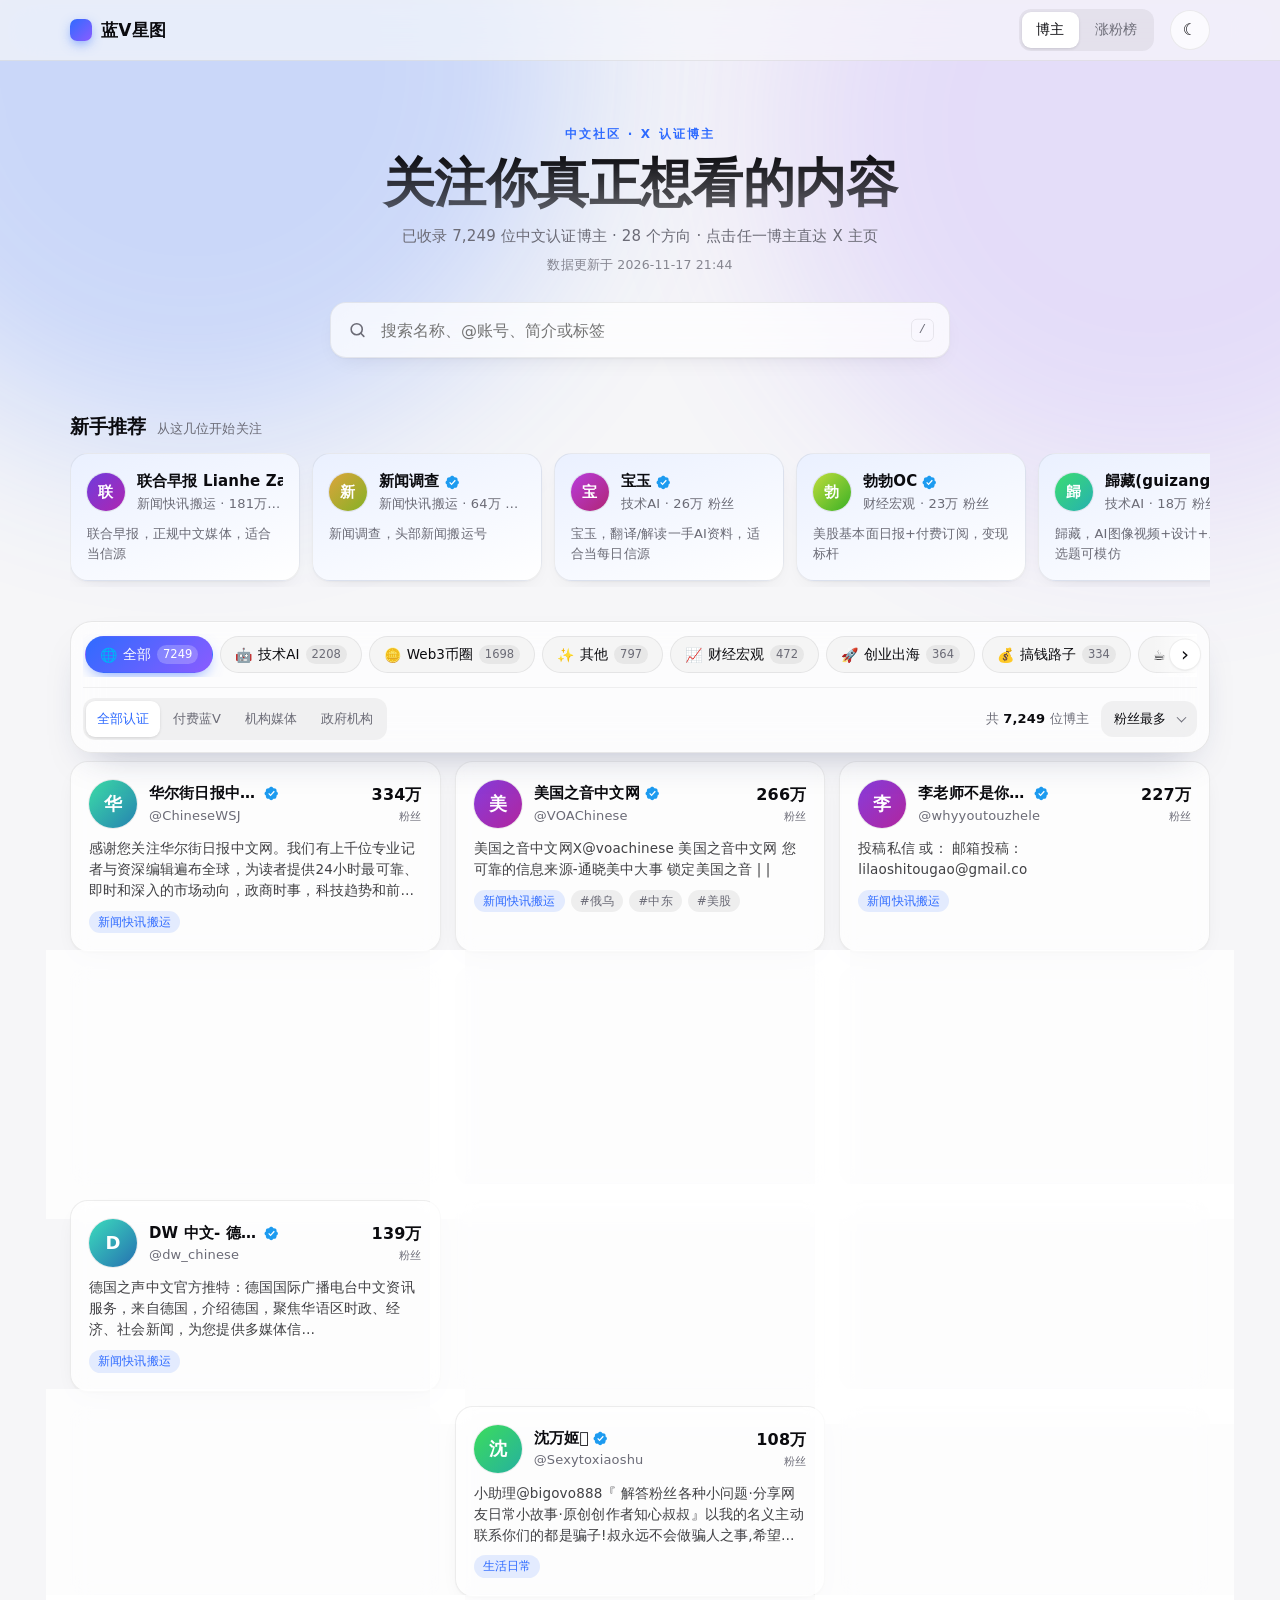
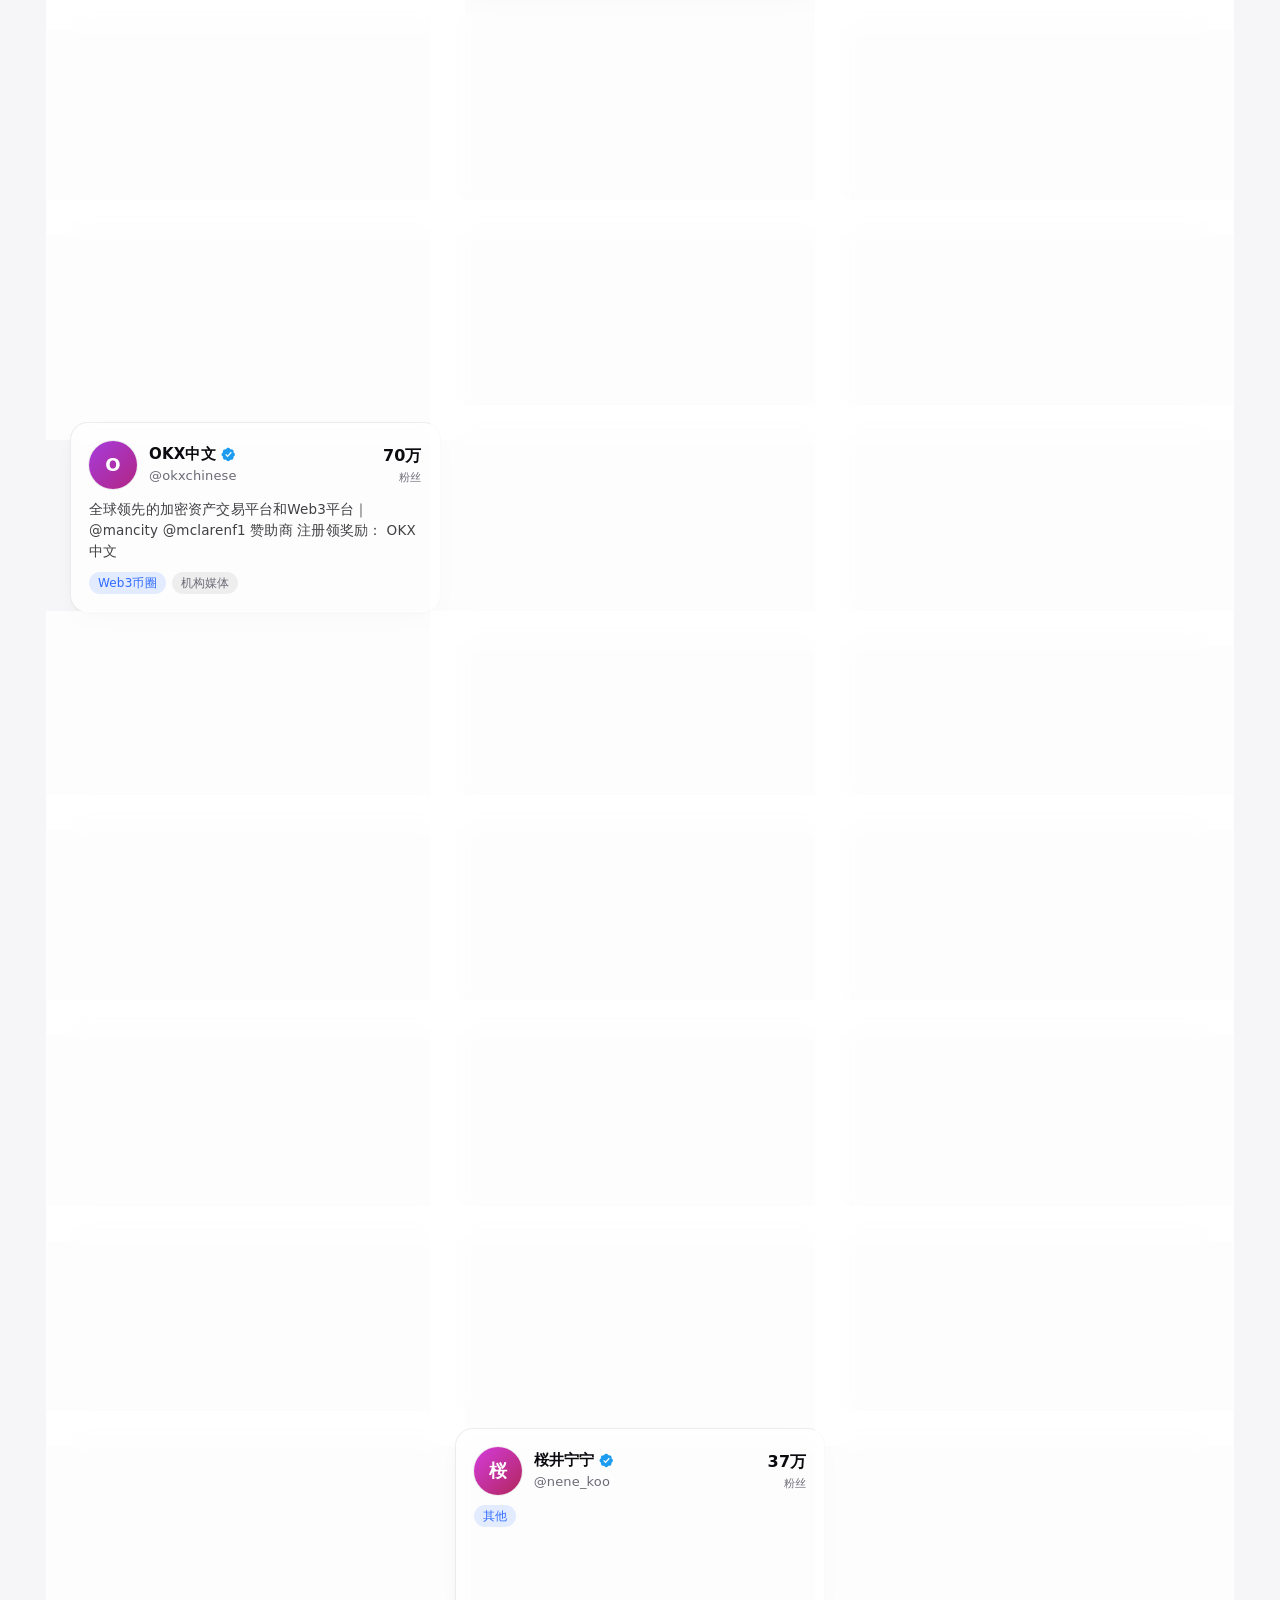
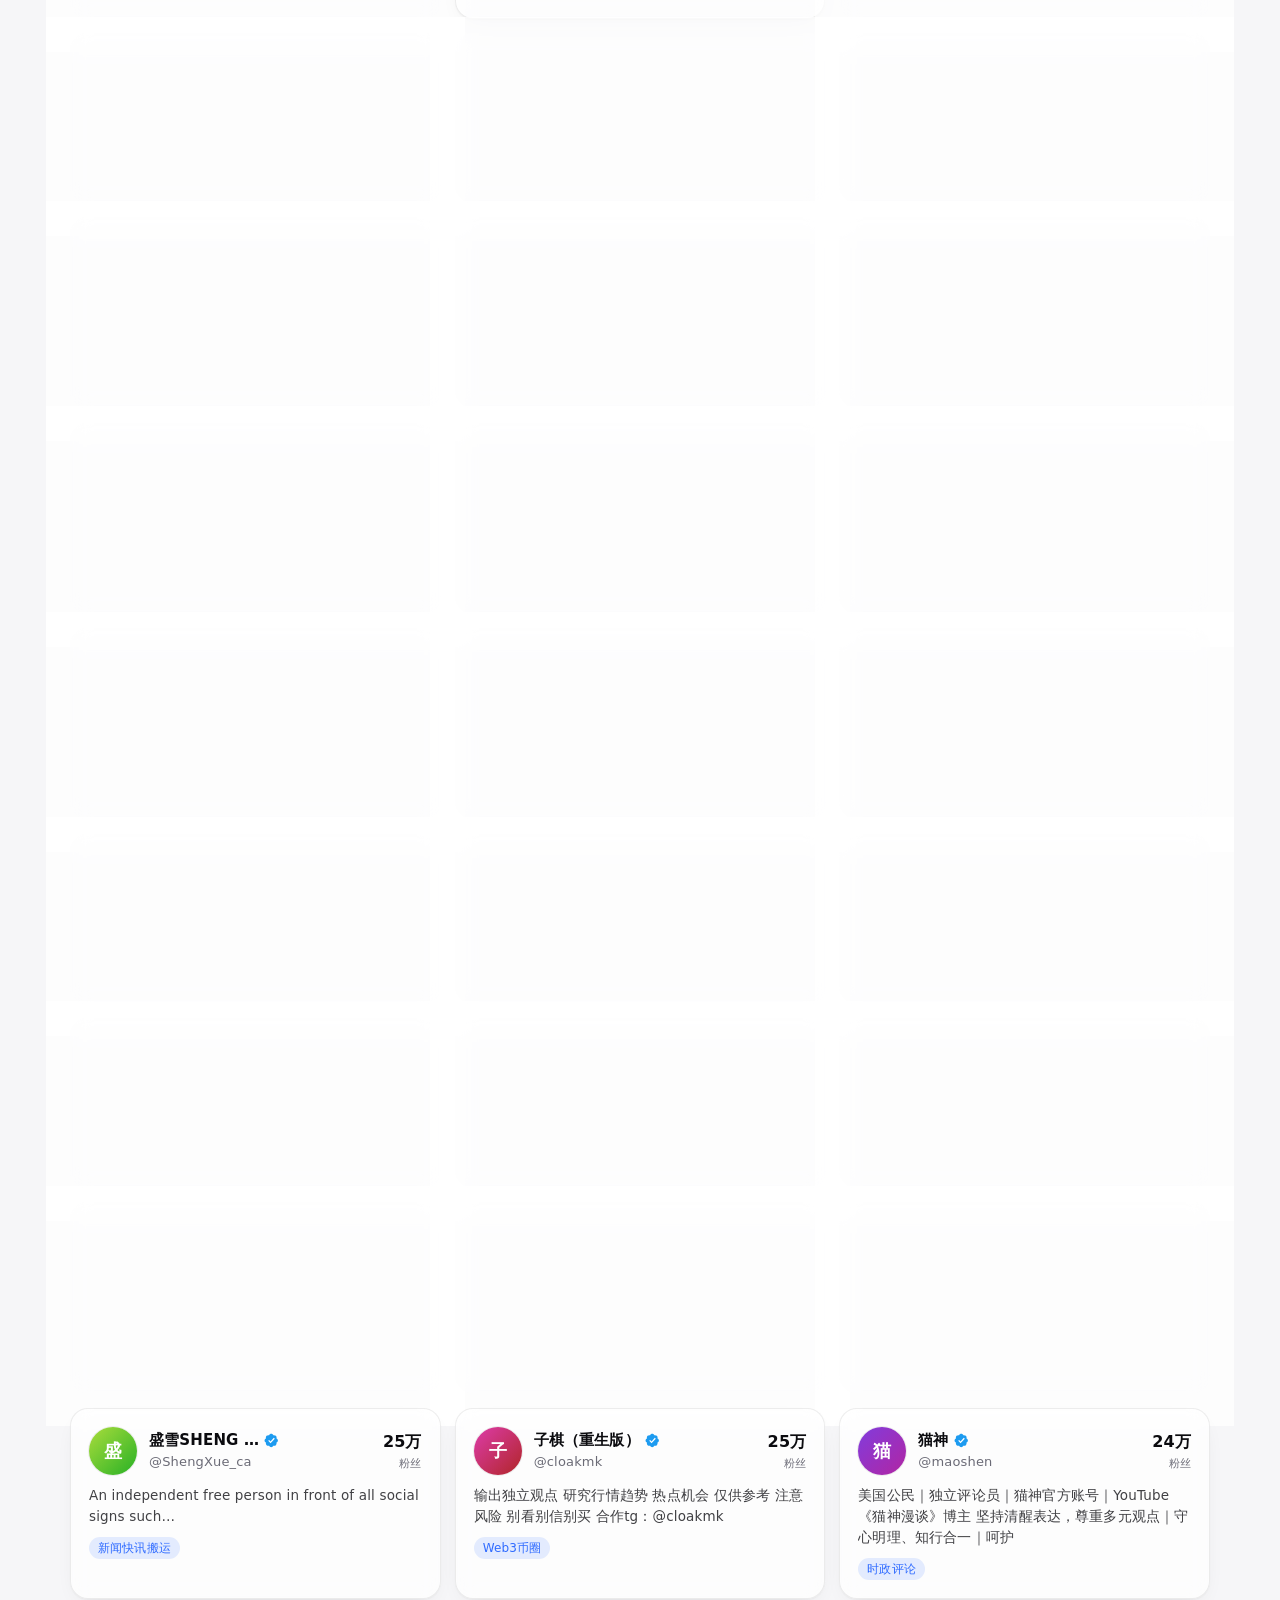
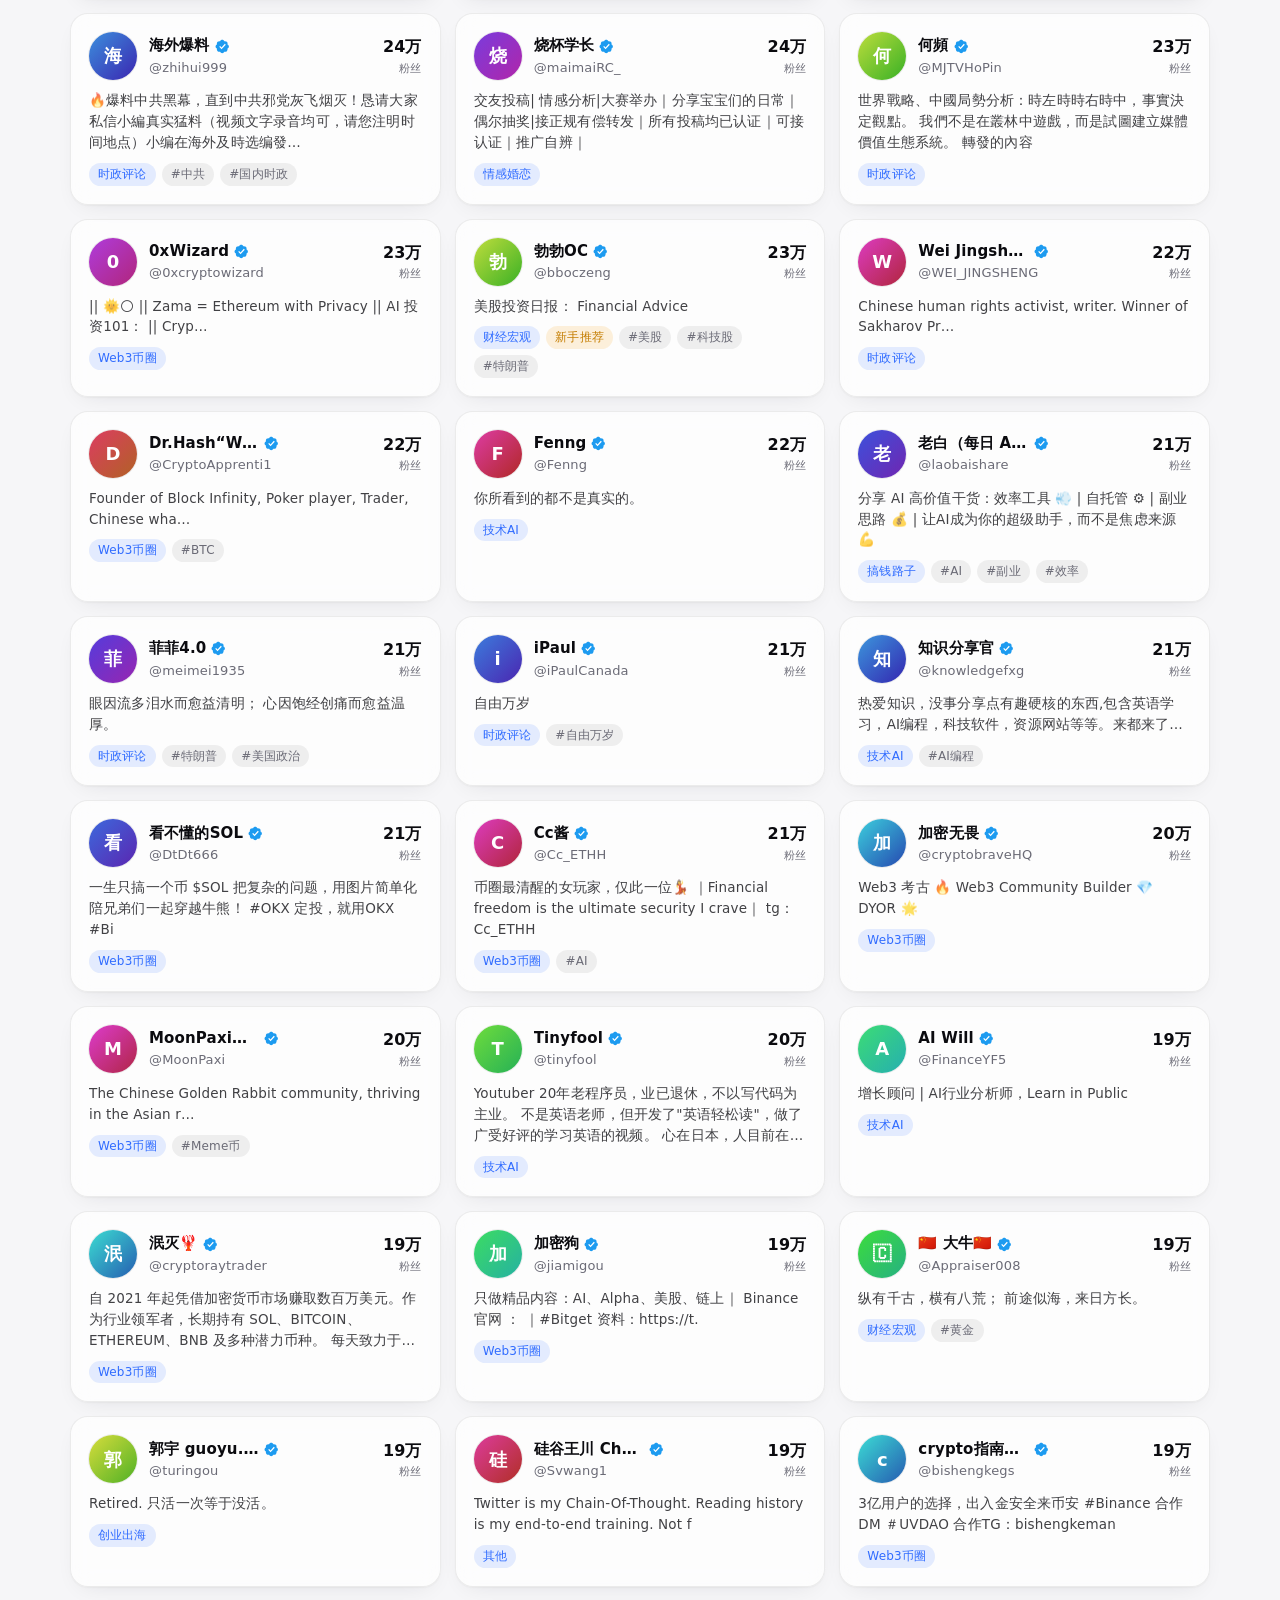
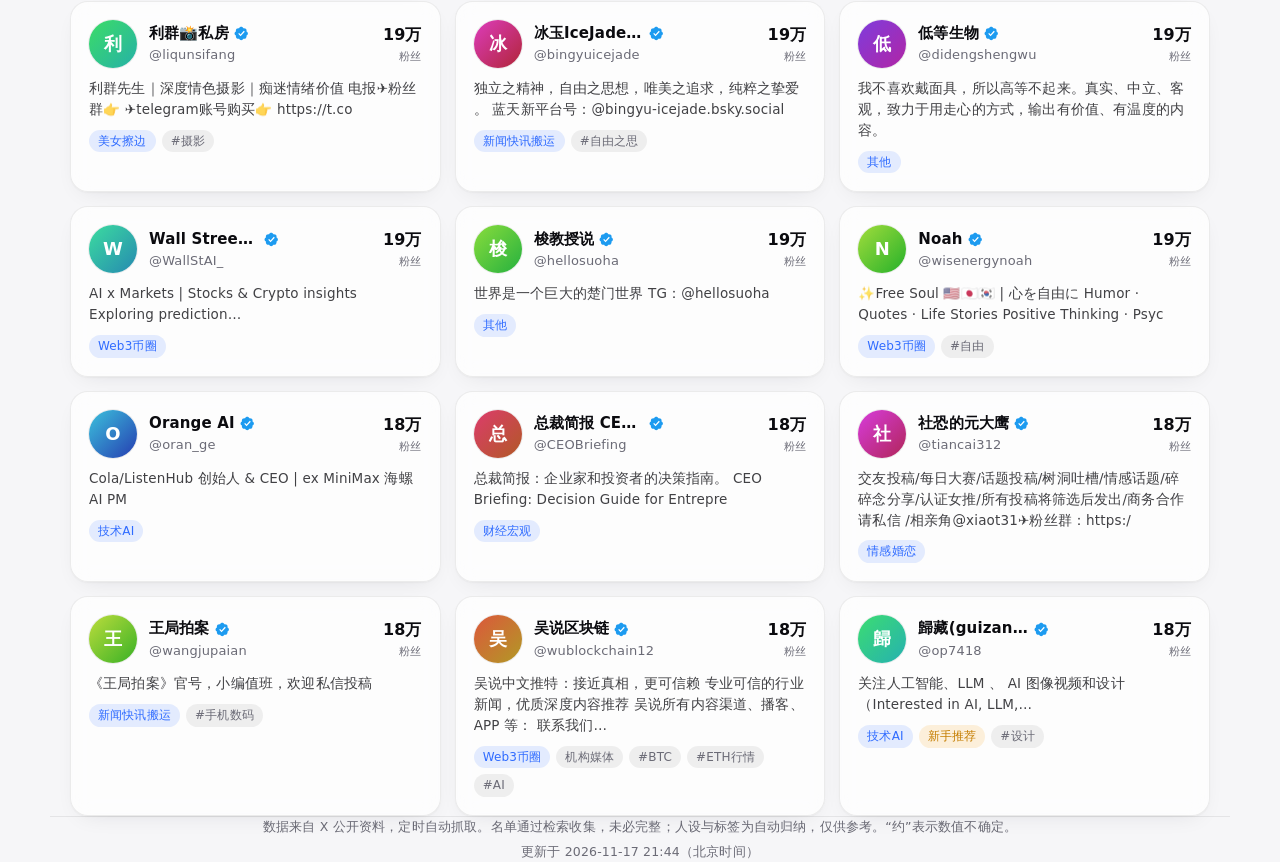
<file: index.html>
<!doctype html><html lang="zh-CN"><head><meta charset="utf-8">
<meta name="viewport" content="width=device-width,initial-scale=1,viewport-fit=cover">
<meta name="theme-color" content="#0b0b0f"><title>蓝V星图 · 中文 X 认证博主导航与涨速榜</title>
<meta name="description" content="收录 6000+ 位中文社区 X 蓝V博主：按 AI、币圈、出海、搞钱等方向筛选，附内容涨速榜与涨粉榜，点击直达 X 主页。">
<meta property="og:type" content="website"><meta property="og:site_name" content="蓝V星图"><meta property="og:title" content="蓝V星图 · 中文 X 认证博主导航">
<meta property="og:description" content="6000+ 中文蓝V博主按方向筛选，内容涨速榜、涨粉榜，一键直达 X 主页。"><meta property="og:url" content="https://pei-only.github.io/bluev-star/">
<meta property="og:image" content="https://pei-only.github.io/bluev-star/og.png"><meta property="og:image:width" content="1200"><meta property="og:image:height" content="630">
<meta name="twitter:card" content="summary_large_image"><meta name="twitter:image" content="https://pei-only.github.io/bluev-star/og.png">
<link rel="icon" href="favicon.svg" type="image/svg+xml"><link rel="apple-touch-icon" href="icon-180.png"><link rel="canonical" href="https://pei-only.github.io/bluev-star/">
<link rel="preconnect" href="https://pbs.twimg.com"><meta name="live" content="data/live.js?v=20261117214409">
<link rel="stylesheet" href="style.css?v=20261117214409"></head><body>
<div class="bg"><i></i><i></i></div>
<header class="top"><div class="wrap tb">
 <a class="logo" href="#dir"><span class="mk"></span>蓝V星图</a>
 <nav class="seg" id="nav"><a href="#dir" data-p="dir">博主</a><a href="#growth" data-p="growth">涨粉榜</a></nav>
 <button id="theme" class="ic" aria-label="切换主题"></button></div></header>
<main class="wrap">
<section id="p-dir">
 <div class="hero"><p class="eyebrow">中文社区 · X 认证博主</p><h1>关注你真正想看的内容</h1><p class="sub" id="stat"></p><p class="upd" id="updh"></p>
  <div class="search"><svg viewBox="0 0 24 24"><circle cx="11" cy="11" r="7"/><path d="m20 20-3.5-3.5"/></svg><input id="q" type="search" aria-label="搜索博主" enterkeyhint="search" placeholder="搜索名称、@账号、简介或标签" autocomplete="off"><kbd>/</kbd></div></div>
 <div class="picks" id="picksWrap"><div class="sh"><h2>新手推荐</h2><span>从这几位开始关注</span></div><div class="rail" id="picks"></div></div>
 <div class="filters"><div class="fp">
  <div class="cw"><button class="ar l" aria-label="向左滚动" data-d="-1">‹</button><div class="chips" id="chips"></div><button class="ar r" aria-label="向右滚动" data-d="1">›</button></div>
  <div class="row2"><div class="seg sm" id="vt"></div><p class="count" id="cnt"></p><label class="sel"><select id="sort" aria-label="排序方式"><option value="f">粉丝最多</option><option value="fa">粉丝最少</option><option value="n">按名称</option></select></label></div></div></div>
 <div class="grid" id="list"></div><div id="sentinel"></div>
</section>
<section id="p-growth" hidden><div class="hero sm"><p class="eyebrow">Follower Growth</p><h1>涨粉榜</h1><p class="sub">按每日粉丝快照对比，统计周期内净增粉丝最多的博主</p></div>
 <div class="seg" id="gtabs"></div><div class="fp bp" id="gnp"><div class="cw"><button class="ar l" aria-label="向左滚动" data-d="-1">‹</button><div class="chips nch" id="gn"></div><button class="ar r" aria-label="向右滚动" data-d="1">›</button></div></div><p class="cap" id="gcap"></p><div id="gbody" class="board"></div></section>
<section id="p-velocity" hidden><div class="hero sm"><p class="eyebrow">Content Velocity</p><h1>内容涨速榜</h1><p class="sub">每半小时采样一次，看哪些帖子正在快速升温</p></div>
 <div class="row2"><div class="seg" id="vtabs"></div><div class="seg sm" id="vm"></div></div><div class="fp bp"><div class="cw"><button class="ar l" aria-label="向左滚动" data-d="-1">‹</button><div class="chips nch" id="vn"></div><button class="ar r" aria-label="向右滚动" data-d="1">›</button></div></div><p class="cap" id="vcap"></p><div id="vbody" class="board"></div></section>
</main>
<footer class="wrap"><p>数据来自 X 公开资料，定时自动抓取。名单通过检索收集，未必完整；人设与标签为自动归纳，仅供参考。“约”表示数值不确定。</p><p>更新于 <span id="upd"></span>（北京时间）</p></footer>
<script defer src="data/bundle.js?v=20261117214409"></script><script defer src="app.js?v=20261117214409"></script></body></html>
</file>
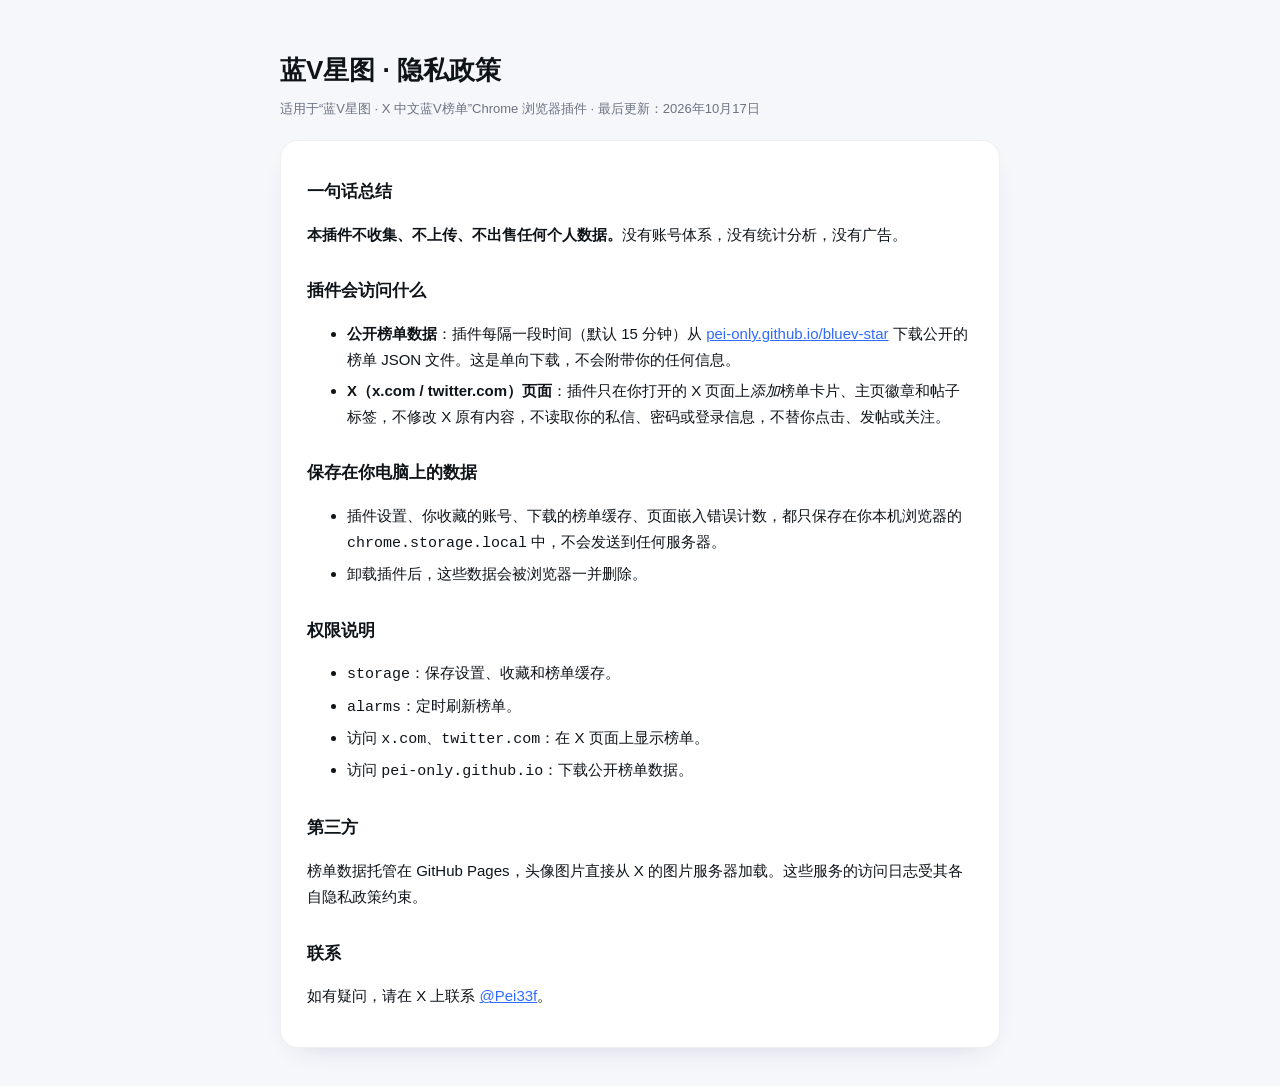
<file: privacy.html>
<!doctype html><html lang="zh-CN"><head><meta charset="utf-8"><meta name="viewport" content="width=device-width,initial-scale=1">
<title>隐私政策 · 蓝V星图 Chrome 插件</title><link rel="icon" href="favicon.svg">
<style>body{margin:0;background:#f6f7fb;color:#0f1419;font:15px/1.75 -apple-system,"PingFang SC","Microsoft YaHei",sans-serif}.w{max-width:720px;margin:0 auto;padding:48px 22px}
h1{font-size:26px;margin:0 0 4px}h2{font-size:17px;margin:28px 0 6px}.s{color:#6b7280;font-size:13px}.card{background:#fff;border-radius:18px;padding:8px 26px 22px;border:1px solid rgba(0,0,0,.06);box-shadow:0 10px 30px -20px rgba(30,40,90,.3);margin-top:20px}a{color:#2f6bff}li{margin:4px 0}</style></head>
<body><div class="w"><h1>蓝V星图 · 隐私政策</h1><div class="s">适用于“蓝V星图 · X 中文蓝V榜单”Chrome 浏览器插件 · 最后更新：2026年10月17日</div>
<div class="card">
<h2>一句话总结</h2><p><b>本插件不收集、不上传、不出售任何个人数据。</b>没有账号体系，没有统计分析，没有广告。</p>
<h2>插件会访问什么</h2><ul>
<li><b>公开榜单数据</b>：插件每隔一段时间（默认 15 分钟）从 <a href="https://pei-only.github.io/bluev-star/">pei-only.github.io/bluev-star</a> 下载公开的榜单 JSON 文件。这是单向下载，不会附带你的任何信息。</li>
<li><b>X（x.com / twitter.com）页面</b>：插件只在你打开的 X 页面上<em>添加</em>榜单卡片、主页徽章和帖子标签，不修改 X 原有内容，不读取你的私信、密码或登录信息，不替你点击、发帖或关注。</li></ul>
<h2>保存在你电脑上的数据</h2><ul>
<li>插件设置、你收藏的账号、下载的榜单缓存、页面嵌入错误计数，都只保存在你本机浏览器的 <code>chrome.storage.local</code> 中，不会发送到任何服务器。</li>
<li>卸载插件后，这些数据会被浏览器一并删除。</li></ul>
<h2>权限说明</h2><ul>
<li><code>storage</code>：保存设置、收藏和榜单缓存。</li><li><code>alarms</code>：定时刷新榜单。</li>
<li>访问 <code>x.com</code>、<code>twitter.com</code>：在 X 页面上显示榜单。</li><li>访问 <code>pei-only.github.io</code>：下载公开榜单数据。</li></ul>
<h2>第三方</h2><p>榜单数据托管在 GitHub Pages，头像图片直接从 X 的图片服务器加载。这些服务的访问日志受其各自隐私政策约束。</p>
<h2>联系</h2><p>如有疑问，请在 X 上联系 <a href="https://x.com/Pei33f">@Pei33f</a>。</p>
</div></div></body></html>
</file>
<file: style.css>
:root{--bg:#f6f6f8;--fg:#0b0b0f;--mut:#6b6b76;--line:rgba(0,0,0,.07);--card:rgba(255,255,255,.72);--card2:#fff;--acc:#2f6bff;--acc2:#8a5cff;--sh:0 1px 2px rgba(0,0,0,.04),0 8px 24px -12px rgba(20,20,40,.12);--r:18px;
font-family:-apple-system,BlinkMacSystemFont,"PingFang SC","Hiragino Sans GB","Noto Sans SC","Microsoft YaHei",system-ui,sans-serif}
:root[data-t=dark]{--bg:#0a0a0d;--fg:#f2f2f5;--mut:#8e8e9a;--line:rgba(255,255,255,.08);--card:rgba(22,22,28,.7);--card2:#16161c;--sh:0 1px 0 rgba(255,255,255,.04) inset,0 10px 30px -14px rgba(0,0,0,.7)}
*{box-sizing:border-box;margin:0}html{-webkit-text-size-adjust:100%}
body{background:var(--bg);color:var(--fg);line-height:1.55;-webkit-font-smoothing:antialiased;letter-spacing:.01em;min-height:100vh}
a{color:inherit;text-decoration:none}button,select,input{font:inherit;color:inherit}
.bg{position:fixed;inset:0;z-index:-1;overflow:hidden;pointer-events:none}.bg i{position:absolute;width:60vw;height:60vw;border-radius:50%;filter:blur(90px);opacity:.22}
.bg i:first-child{background:var(--acc);top:-25vw;left:-15vw}.bg i:last-child{background:var(--acc2);top:-20vw;right:-20vw;opacity:.16}
.wrap{max-width:1180px;margin:0 auto;padding:0 20px}
.top{position:sticky;top:0;z-index:20;backdrop-filter:saturate(180%) blur(20px);-webkit-backdrop-filter:saturate(180%) blur(20px);background:color-mix(in srgb,var(--bg) 72%,transparent);border-bottom:1px solid var(--line)}
.tb{display:flex;align-items:center;gap:16px;height:60px}.logo{font-weight:650;font-size:17px;display:flex;align-items:center;gap:9px;letter-spacing:.02em}
.mk{width:22px;height:22px;border-radius:7px;background:linear-gradient(135deg,var(--acc),var(--acc2));box-shadow:0 4px 14px -4px var(--acc)}
.top .seg{margin-left:auto}.ic{width:36px;height:36px;border-radius:50%;border:1px solid var(--line);background:var(--card);cursor:pointer}
.ic::before{content:"☾"}:root[data-t=dark] .ic::before{content:"☀"}
.seg{display:inline-flex;gap:2px;padding:3px;border-radius:12px;background:color-mix(in srgb,var(--fg) 6%,transparent);overflow-x:auto;scrollbar-width:none;max-width:100%}
.seg::-webkit-scrollbar,.chips::-webkit-scrollbar,.rail::-webkit-scrollbar{display:none}
.seg a,.seg button{border:0;background:none;padding:7px 14px;border-radius:9px;font-size:14px;color:var(--mut);cursor:pointer;white-space:nowrap;transition:.2s}
.seg .on{background:var(--card2);color:var(--fg);box-shadow:0 1px 3px rgba(0,0,0,.12);font-weight:550}.seg.sm a,.seg.sm button{padding:5px 11px;font-size:13px}
.hero{padding:64px 0 28px;text-align:center}.hero.sm{padding:48px 0 22px}
.eyebrow{font-size:12px;letter-spacing:.18em;text-transform:uppercase;color:var(--acc);font-weight:600}
h1{font-size:clamp(30px,5.4vw,52px);font-weight:700;letter-spacing:-.01em;line-height:1.15;margin:10px 0 12px;background:linear-gradient(180deg,var(--fg),color-mix(in srgb,var(--fg) 62%,transparent));-webkit-background-clip:text;background-clip:text;color:transparent}
.sub{color:var(--mut);font-size:15px}
.search{position:relative;max-width:620px;margin:28px auto 0}.search svg{position:absolute;z-index:2;left:18px;top:50%;width:19px;height:19px;transform:translateY(-50%);fill:none;stroke:var(--mut);stroke-width:2;stroke-linecap:round}
.search input{width:100%;height:56px;border-radius:16px;border:1px solid var(--line);background:var(--card);backdrop-filter:blur(12px);padding:0 54px 0 50px;font-size:16px;box-shadow:var(--sh);outline:none;transition:.2s}
.search input:focus{border-color:color-mix(in srgb,var(--acc) 55%,transparent);box-shadow:0 0 0 4px color-mix(in srgb,var(--acc) 15%,transparent),var(--sh)}
.search kbd{position:absolute;right:16px;top:50%;transform:translateY(-50%);font-size:12px;color:var(--mut);border:1px solid var(--line);border-radius:6px;padding:1px 7px}
.sh{display:flex;align-items:baseline;gap:10px;margin:26px 0 12px}.sh h2{font-size:19px;font-weight:650}.sh span{color:var(--mut);font-size:13px}
.rail{display:grid;grid-auto-flow:column;grid-auto-columns:minmax(230px,1fr);gap:12px;overflow-x:auto;padding-bottom:6px;scroll-snap-type:x mandatory}
.pk{scroll-snap-align:start;padding:16px;border-radius:var(--r);background:linear-gradient(160deg,color-mix(in srgb,var(--acc) 10%,var(--card2)),var(--card2));border:1px solid var(--line);box-shadow:var(--sh);transition:transform .25s}
.pk:hover{transform:translateY(-3px)}.pk p{font-size:13px;color:var(--mut);margin-top:10px;display:-webkit-box;-webkit-line-clamp:2;-webkit-box-orient:vertical;overflow:hidden}
.filters{position:sticky;top:60px;z-index:10;padding:14px 0 10px;margin-top:22px;background:linear-gradient(var(--bg) 80%,transparent)}
.chips{display:flex;gap:8px;overflow-x:auto;scrollbar-width:none;padding-bottom:4px}
.chips button{flex:none;border:1px solid var(--line);background:var(--card);border-radius:999px;padding:6px 14px;font-size:13.5px;cursor:pointer;transition:.2s;white-space:nowrap}
.chips button small{color:var(--mut);margin-left:5px;font-size:11.5px}.chips button:hover{border-color:color-mix(in srgb,var(--fg) 20%,transparent)}
.chips button.on{background:var(--fg);color:var(--bg);border-color:var(--fg)}.chips button.on small{color:inherit;opacity:.6}
.row2{display:flex;gap:10px;align-items:center;justify-content:space-between;margin-top:10px;flex-wrap:wrap}
select{border:1px solid var(--line);background:var(--card);border-radius:10px;padding:6px 10px;font-size:13px}
.count{color:var(--mut);font-size:13px;margin:6px 0 12px}
.grid{display:grid;grid-template-columns:repeat(auto-fill,minmax(min(300px,100%),1fr));gap:14px}
.card{min-width:0;display:flex;flex-direction:column;gap:10px;padding:18px;border-radius:var(--r);background:var(--card);border:1px solid var(--line);box-shadow:var(--sh);backdrop-filter:blur(10px);transition:transform .25s cubic-bezier(.2,.8,.2,1),border-color .25s;animation:in .4s both}
.card:hover{transform:translateY(-3px);border-color:color-mix(in srgb,var(--acc) 35%,transparent)}
@keyframes in{from{opacity:0;transform:translateY(6px)}}
.who{display:flex;align-items:center;gap:12px;min-width:0}.who>div{min-width:0;flex:1}
.av{flex:none;width:48px;height:48px;border-radius:50%;object-fit:cover;background:var(--line);display:grid;place-items:center;color:#fff;font-weight:600;font-size:18px;box-shadow:0 0 0 1px var(--line)}
.av.s{width:38px;height:38px;font-size:15px}.av.xs{width:28px;height:28px;font-size:12px}
.nm{font-weight:620;font-size:15px;white-space:nowrap;overflow:hidden;text-overflow:ellipsis;display:flex;align-items:center;gap:5px}
.nm .v{flex:none;width:15px;height:15px}.hl{color:var(--mut);font-size:13px;white-space:nowrap;overflow:hidden;text-overflow:ellipsis}
.fl{text-align:right;font-weight:650;font-size:16px;font-variant-numeric:tabular-nums}.fl small{display:block;font-size:11px;color:var(--mut);font-weight:400}
.bio{font-size:13.5px;color:color-mix(in srgb,var(--fg) 78%,transparent);display:-webkit-box;-webkit-line-clamp:3;-webkit-box-orient:vertical;overflow:hidden}
.tags{display:flex;flex-wrap:wrap;gap:6px}.tag{font-size:12px;padding:2px 9px;border-radius:999px;background:color-mix(in srgb,var(--fg) 6%,transparent);color:var(--mut)}
.tag.n{background:color-mix(in srgb,var(--acc) 12%,transparent);color:var(--acc)}.tag.pkt{background:color-mix(in srgb,#f5a623 16%,transparent);color:#c47d00}
.board{margin:18px 0 40px;border-radius:var(--r);background:var(--card);border:1px solid var(--line);box-shadow:var(--sh);overflow:hidden}
.lr{display:flex;align-items:center;gap:14px;padding:14px 18px;border-top:1px solid var(--line);transition:background .2s;cursor:pointer}
.lr:first-child{border-top:0}.lr:hover{background:color-mix(in srgb,var(--fg) 3%,transparent)}
.rk{width:26px;text-align:center;font-weight:700;color:var(--mut);font-variant-numeric:tabular-nums;flex:none}.rk.t{background:linear-gradient(135deg,var(--acc),var(--acc2));-webkit-background-clip:text;background-clip:text;color:transparent;font-size:18px}
.lr .mid{flex:1;min-width:0}.lr .num{text-align:right;flex:none;font-variant-numeric:tabular-nums}.num b{display:block;font-size:16px;color:#16a34a}.num small{color:var(--mut);font-size:12px}
.post{flex-direction:column;align-items:stretch;gap:8px}.post .ph{display:flex;align-items:center;gap:10px}.post .ph .au{display:flex;align-items:center;gap:9px;min-width:0;flex:1}
.post .ph .au:hover .nm{color:var(--acc)}.post .tx{font-size:14px;padding-left:40px;display:-webkit-box;-webkit-line-clamp:3;-webkit-box-orient:vertical;overflow:hidden}
.post .st{padding-left:40px;display:flex;gap:16px;font-size:12.5px;color:var(--mut);font-variant-numeric:tabular-nums}.post .st b{color:#16a34a;font-weight:600}
.empty{padding:64px 24px;text-align:center}.empty .orb{width:64px;height:64px;margin:0 auto 18px;border-radius:50%;background:conic-gradient(from 0deg,var(--acc),var(--acc2),var(--acc));animation:sp 6s linear infinite;mask:radial-gradient(circle,transparent 52%,#000 54%);-webkit-mask:radial-gradient(circle,transparent 52%,#000 54%)}
@keyframes sp{to{transform:rotate(360deg)}}.empty h3{font-size:18px;font-weight:650;margin-bottom:6px}.empty p{color:var(--mut);font-size:14px}
.bar{height:4px;border-radius:4px;background:var(--line);max-width:260px;margin:18px auto 0;overflow:hidden}.bar i{display:block;height:100%;background:linear-gradient(90deg,var(--acc),var(--acc2))}
footer{padding:36px 20px 60px;color:var(--mut);font-size:12.5px;text-align:center;border-top:1px solid var(--line);margin-top:40px}footer p+p{margin-top:6px}
@media (max-width:640px){.wrap{padding:0 14px}.tb{gap:10px}.logo{font-size:15px}.top .seg a{padding:6px 10px;font-size:13px}.hero{padding:36px 0 16px}.search input{height:50px;font-size:15px}.search kbd{display:none}
 .grid{grid-template-columns:minmax(0,1fr);gap:10px}.row2{flex-wrap:nowrap}.row2 .seg{flex:1;min-width:0}.card{padding:15px}.lr{padding:12px 14px;gap:10px}.post .tx,.post .st{padding-left:0}.rail{grid-auto-columns:78%}}
@media (prefers-reduced-motion:reduce){*{animation:none!important;transition:none!important}}
.upd{color:var(--mut);font-size:12.5px;margin-top:6px;opacity:.8}
.tag.own{background:linear-gradient(135deg,var(--acc),var(--acc2));color:#fff;font-weight:600}.card.own{border-color:color-mix(in srgb,var(--acc) 45%,transparent)}
.totop{position:fixed;right:18px;bottom:calc(20px + env(safe-area-inset-bottom));width:46px;height:46px;border-radius:50%;border:1px solid var(--line);background:var(--card2);box-shadow:var(--sh);display:grid;place-items:center;cursor:pointer;opacity:0;transform:translateY(12px);pointer-events:none;transition:.25s;z-index:30}
.totop.show{opacity:1;transform:none;pointer-events:auto}.totop svg{width:20px;height:20px;fill:none;stroke:var(--fg);stroke-width:2;stroke-linecap:round;stroke-linejoin:round}
.chips button,.seg a,.seg button,select{min-height:36px}.ic{width:40px;height:40px}
:focus-visible{outline:2px solid var(--acc);outline-offset:2px}
@media (max-width:640px){.row2 .seg#vtabs{flex:1 1 100%}#p-velocity .row2{flex-wrap:wrap}}
.cap{color:var(--mut);font-size:12.5px;margin:14px 2px -6px}
@media (max-width:640px){.hero{padding:26px 0 10px}.hero h1{font-size:28px;margin:6px 0 8px}.sub{font-size:13.5px}.search{margin-top:18px}.sh{margin:18px 0 10px}}
.nch{margin-top:14px}

/* premium filter panel */
.filters{background:none;padding:12px 0 8px}
.fp{border-radius:22px;padding:12px;background:color-mix(in srgb,var(--card2) 70%,transparent);backdrop-filter:saturate(170%) blur(18px);-webkit-backdrop-filter:saturate(170%) blur(18px);border:1px solid color-mix(in srgb,var(--fg) 9%,transparent);box-shadow:0 1px 0 rgba(255,255,255,.5) inset,0 18px 40px -22px rgba(30,40,90,.35)}
:root[data-t=dark] .fp{box-shadow:0 1px 0 rgba(255,255,255,.05) inset,0 18px 40px -20px rgba(0,0,0,.8)}
.cw{position:relative}.cw .chips{padding:2px 2px 4px;scroll-behavior:smooth}
.cw::before,.cw::after{content:"";position:absolute;top:0;bottom:0;width:44px;pointer-events:none;opacity:0;transition:opacity .2s;z-index:1}
.cw::before{left:0;background:linear-gradient(90deg,color-mix(in srgb,var(--card2) 96%,transparent),transparent)}.cw::after{right:0;background:linear-gradient(-90deg,color-mix(in srgb,var(--card2) 96%,transparent),transparent)}
.cw.sl::before,.cw.sr::after{opacity:1}
.ar{position:absolute;top:50%;transform:translateY(-55%);z-index:2;width:32px;height:32px;border-radius:50%;border:1px solid var(--line);background:var(--card2);box-shadow:var(--sh);font-size:20px;line-height:1;cursor:pointer;display:none;color:var(--fg)}
.ar.l{left:-4px}.ar.r{right:-4px}@media (hover:hover) and (min-width:641px){.cw.sl .ar.l,.cw.sr .ar.r{display:grid;place-items:center}}
.chips{gap:7px}.chips button{display:inline-flex;align-items:center;gap:6px;padding:7px 14px;font-size:13.5px;font-weight:520;background:color-mix(in srgb,var(--fg) 4%,var(--card2));border:1px solid color-mix(in srgb,var(--fg) 7%,transparent);transition:transform .15s,background .2s,box-shadow .2s}
.chips button:hover{transform:translateY(-1px);border-color:color-mix(in srgb,var(--acc) 30%,transparent)}
.chips button .e{font-style:normal;font-size:14px;line-height:1}
.chips button small{font-variant-numeric:tabular-nums;margin-left:0;padding:1px 6px;border-radius:999px;background:color-mix(in srgb,var(--fg) 6%,transparent)}
.chips button.on{background:linear-gradient(135deg,var(--acc),var(--acc2));color:#fff;border-color:transparent;box-shadow:0 6px 16px -6px color-mix(in srgb,var(--acc) 70%,transparent)}
.chips button.on small{background:rgba(255,255,255,.22);color:#fff;opacity:1}
.fp .row2{margin-top:10px;padding-top:10px;border-top:1px solid color-mix(in srgb,var(--fg) 6%,transparent);flex-wrap:nowrap;gap:12px}
.fp .seg{background:color-mix(in srgb,var(--fg) 5%,transparent)}.fp .seg .on{color:var(--acc)}
.fp .count{margin:0 0 0 auto;white-space:nowrap;font-size:13px}.fp .count b{color:var(--fg);font-weight:650;font-variant-numeric:tabular-nums}
.sel{position:relative;flex:none}.sel::after{content:"";position:absolute;right:12px;top:50%;width:6px;height:6px;border:solid var(--mut);border-width:0 1.5px 1.5px 0;transform:translateY(-70%) rotate(45deg);pointer-events:none}
.sel select{appearance:none;-webkit-appearance:none;padding:7px 30px 7px 12px;border-radius:12px;background:color-mix(in srgb,var(--fg) 5%,transparent);border:1px solid transparent;font-size:13px;font-weight:550;cursor:pointer}
.bp{margin-top:14px;padding:10px}
@media (max-width:640px){.fp{border-radius:18px;padding:10px}.fp .row2{gap:8px}.fp .seg{flex:1;min-width:0}.fp .row2{flex-wrap:wrap}.fp .count{order:3;flex-basis:100%;margin:2px 4px 0}.chips button{padding:7px 12px;font-size:13px}}
.seg button.em{opacity:.55;position:relative}.seg button.em::after{content:"";position:absolute;top:6px;right:5px;width:5px;height:5px;border-radius:50%;background:var(--mut);opacity:.6}.seg button.em.on{opacity:.85}
.empty p b{color:var(--acc);font-weight:700}
</file>
